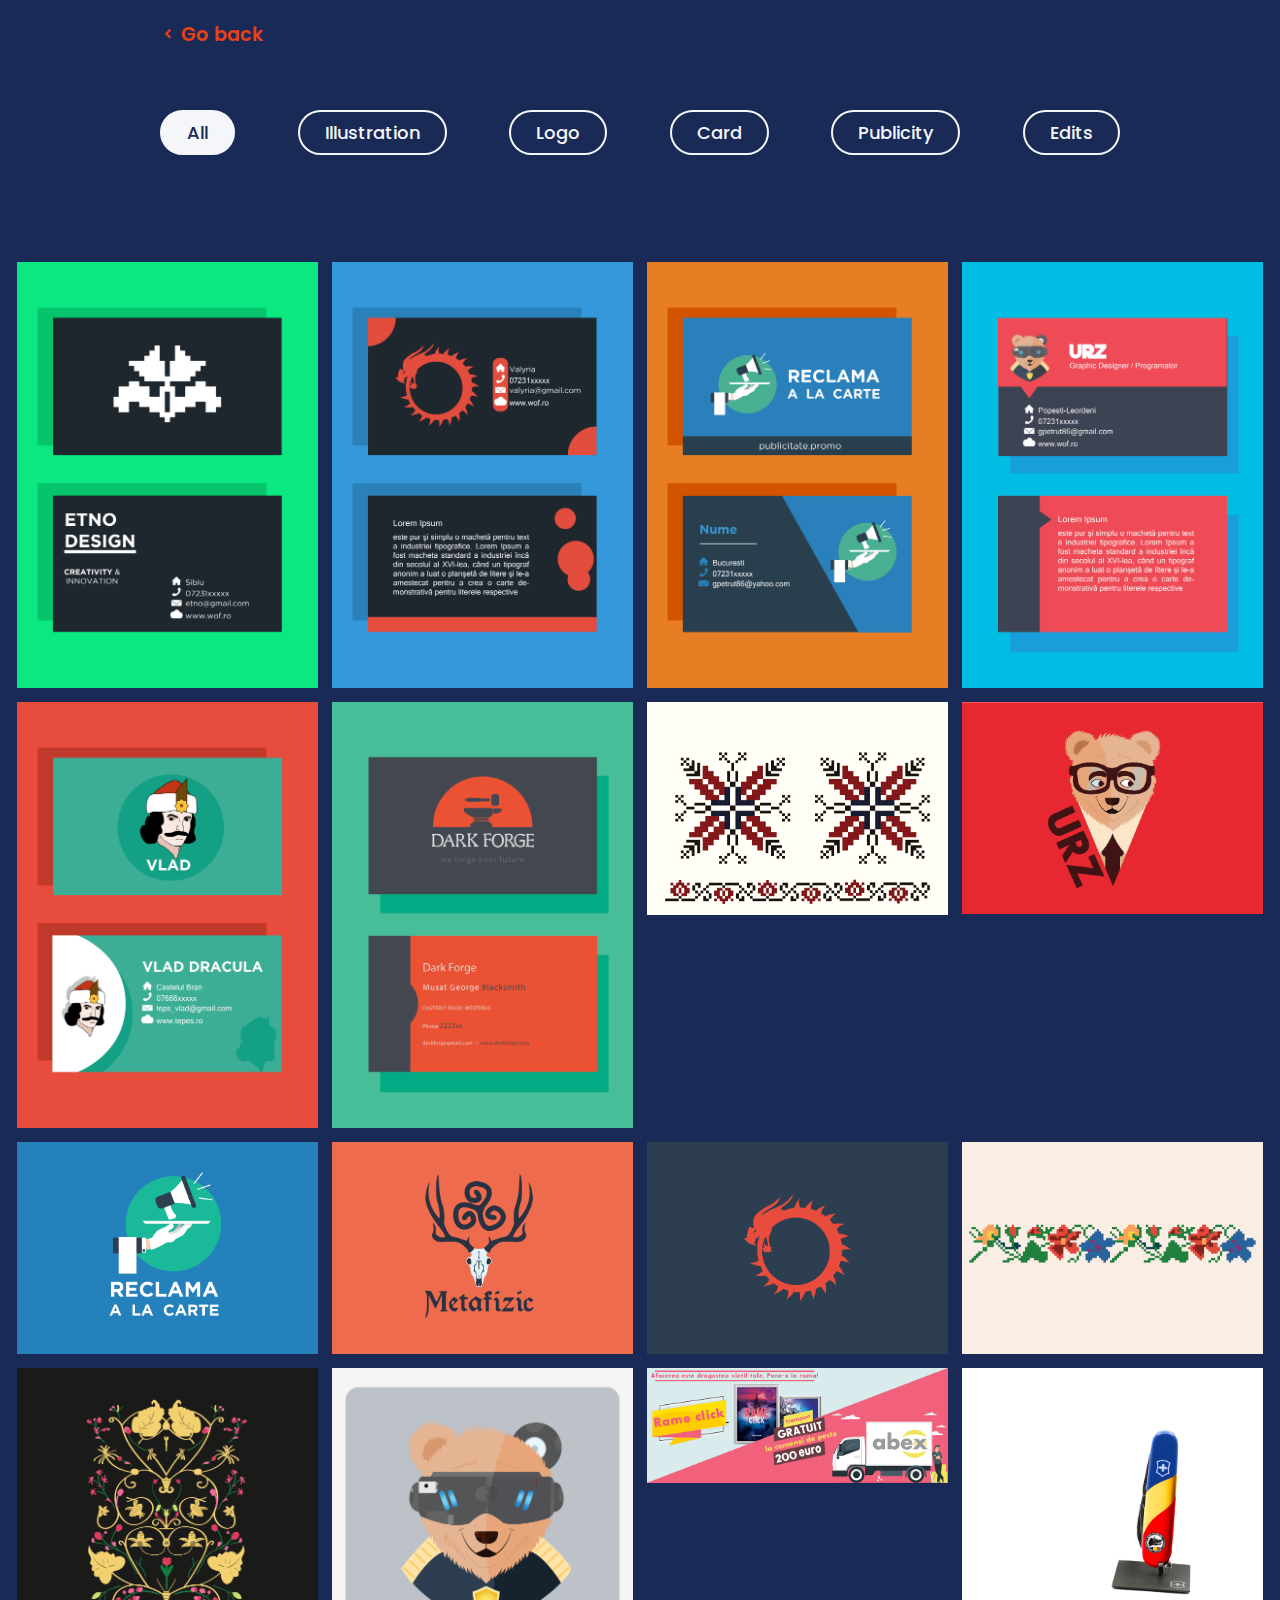
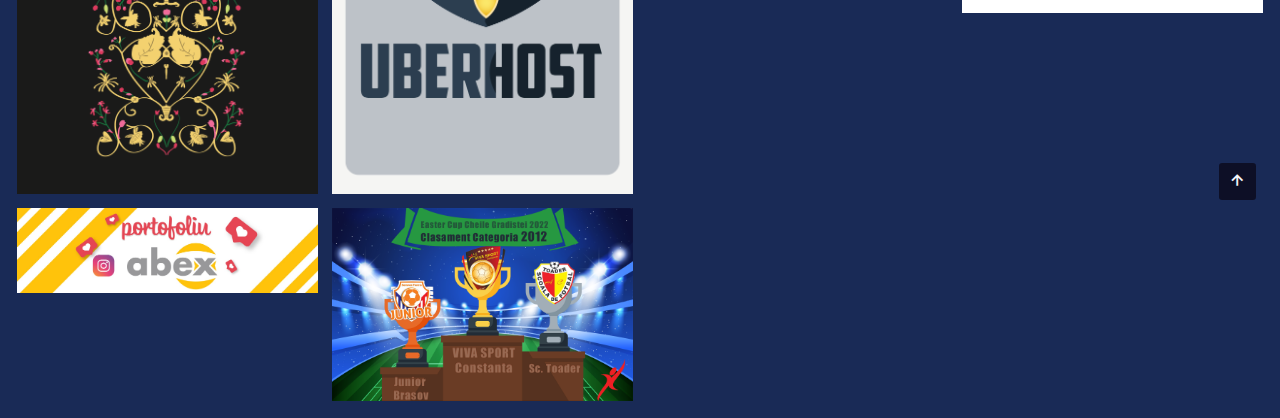
<file: gallery/index.html>
<!DOCTYPE html>
<html lang="en">

<head>
    <meta charset="UTF-8">
    <meta http-equiv="X-UA-Compatible" content="IE=edge">
    <meta name="viewport" content="width=device-width, initial-scale=1.0">
    <link rel="stylesheet" href="../css/style.css">
    <link rel="stylesheet" href="../css/gallery.css">
    <link href='../css/boxicons-2.1.2/css/boxicons.min.css'' rel=' stylesheet'>
    <title>Gallery</title>
</head>

<body>

    <!--Scroll Top-->
    <a href="#portofolio" class="scroll-top">
        <i class='bx bx-up-arrow-alt'></i>
    </a>
    <header>
        <!--Nav-->
        <div class="nav container">
            <!--Logo-->
            <a href="/" class="logo"><i class='bx bxs-chevron-left'></i> Go back</a>


        </div>
    </header>


    <div class="wrapper">
        <nav>
            <div class="items">
                <span class="item active" data-name="all">All</span>
                <span class="item" data-name="illustration">Illustration</span>
                <span class="item" data-name="logo">Logo</span>
                <span class="item" data-name="card">Card</span>
                <span class="item" data-name="publicity">Publicity</span>
                <span class="item" data-name="edits">Edits</span>

            </div>
        </nav>
    </div>

    <!--Filter images-->
    <div class="gallery">

        <div class="image" data-name="card"><span><img src="../img/gallery/BussinessCard1.jpg" alt=""></span></div>
        <div class="image" data-name="card"><span><img src="../img/gallery/BussinessCard2.jpg" alt=""></span></div>
        <div class="image" data-name="card"><span><img src="../img/gallery/BussinessCard3.jpg" alt=""></span></div>
        <div class="image" data-name="card"><span><img src="../img/gallery/BussinessCard4.jpg" alt=""></span></div>
        <div class="image" data-name="card"><span><img src="../img/gallery/BussinessCard5.jpg" alt=""></span></div>
        <div class="image" data-name="card"><span><img src="../img/gallery/BussinessCard6.jpg" alt=""></span></div>
        <div class="image" data-name="illustration"><span><img src="../img/gallery/DOBROGEA.png" alt=""></span></div>
        <div class="image" data-name="logo"><span><img src="../img/gallery/Logo.png" alt=""></span></div>
        <div class="image" data-name="logo"><span><img src="../img/gallery/megafon3.png" alt=""></span></div>
        <div class="image" data-name="logo"><span><img src="../img/gallery/metafizic.png" alt=""></span></div>
        <div class="image" data-name="logo"><span><img src="../img/gallery/OrdinulDragonului1.png" alt=""></span></div>
        <div class="image" data-name="illustration"><span><img src="../img/gallery/popular1.png" alt=""></span></div>
        <div class="image" data-name="illustration"><span><img src="../img/gallery/Popular2.png" alt=""></span></div>
        <div class="image" data-name="publicity"><span><img src="../img/gallery/ursIT2.1.png" alt=""></span></div>
        <div class="image" data-name="publicity"><span><img src="../img/gallery/abexBanner.png" alt=""></span></div>
        <div class="image" data-name="edits"><span><img src="../img/gallery/briceagEdcLogoComplet.png" alt=""></span>
        </div>
        <div class="image" data-name="publicity"><span><img src="../img/gallery/abexInsta.jpeg" alt=""></span></div>
        <div class="image" data-name="publicity"><span><img src="../img/gallery/Categoria2012.png" alt=""></span></div>





    </div>

    <!--fullscreen image preview box -->
    <!-- <div class="preview-box">
        <div class="details">
            <span class="title">Image Category: <p>Not defined</p></span>
            <span class="icon"><i class='bx bxs-x-circle'></i></span>
        </div>
        <div class="image-box">
            <img src="/img/gallery/BussinessCard1.jpg" alt="">
        </div>
    </div> -->

    <script src="../js/gallery.js"></script>
</body>

</html>
</file>
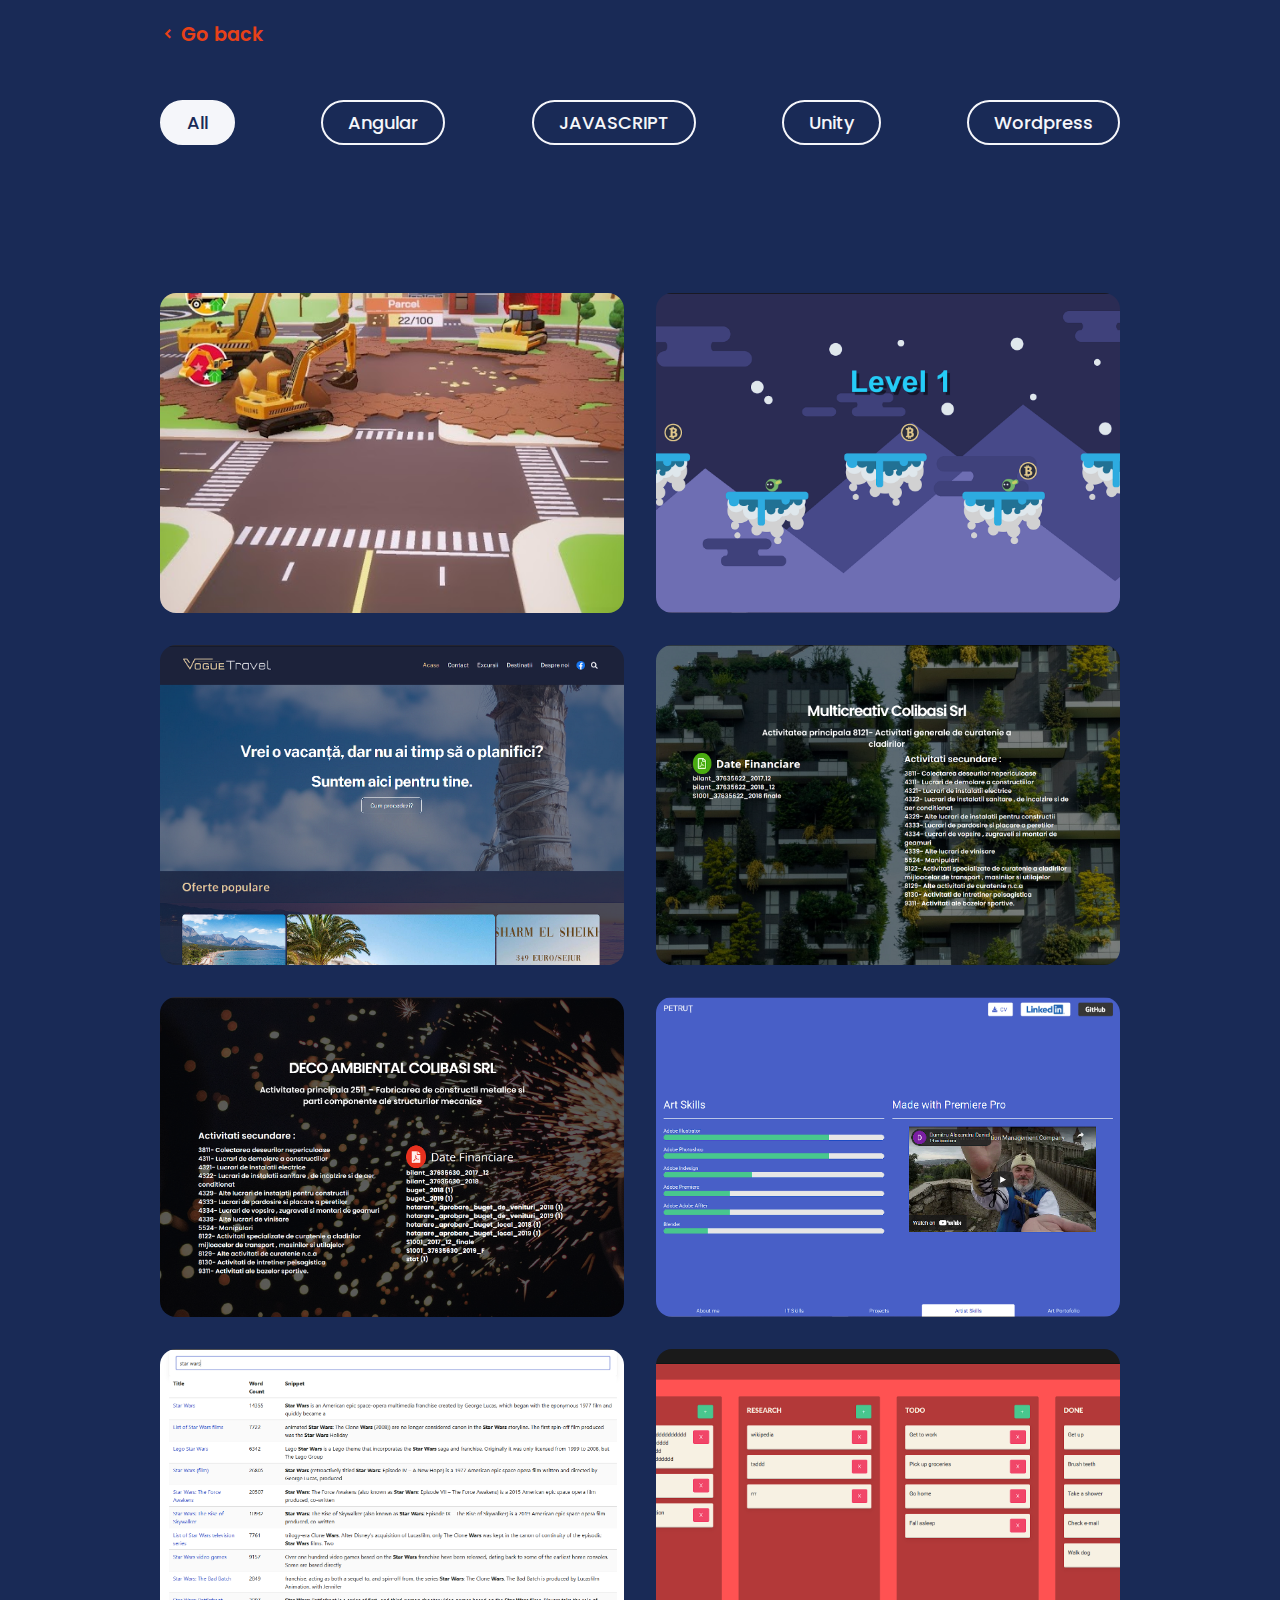
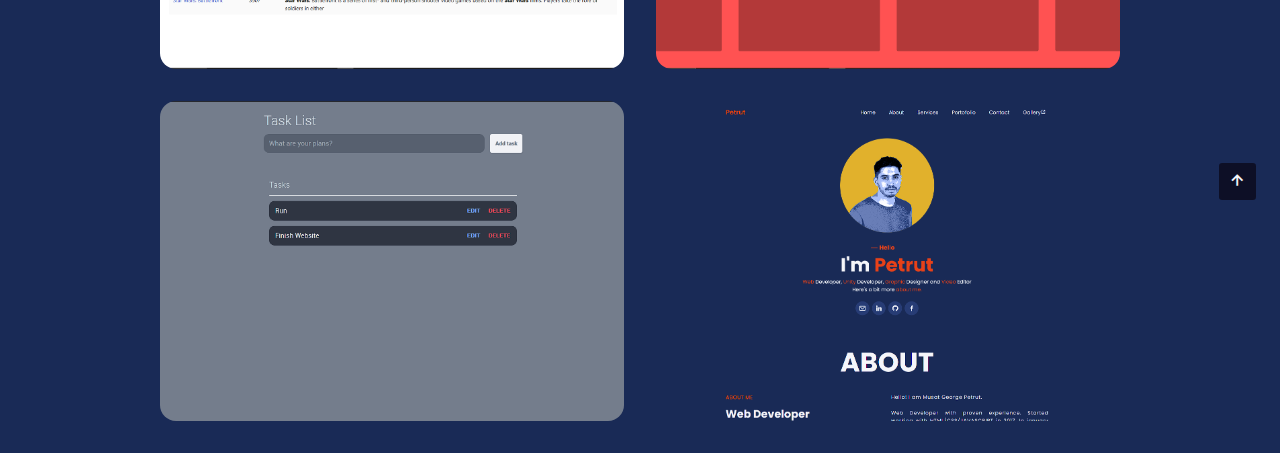
<file: portofolio/index.html>
<!DOCTYPE html>
<html lang="en">

<head>
    <meta charset="UTF-8">
    <meta http-equiv="X-UA-Compatible" content="IE=edge">
    <meta name="viewport" content="width=device-width, initial-scale=1.0">
    <title>Portofolio</title>
    <link rel="stylesheet" href="../css/style.css"">
    <link rel=" stylesheet" href="../css/portofolio.css">
    <link rel="stylesheet" href="../css/boxicons-2.1.2/css/boxicons.min.css">
</head>

<body>

    <!--Scroll Top-->
    <a href="#portofolio" class="scroll-top">
        <i class='bx bx-up-arrow-alt'></i>
    </a>
    <header>
        <!--Nav-->
        <div class="nav container">
            <!--Logo-->
            <a href="/" class="logo"><i class='bx bxs-chevron-left'></i> Go back</a>


        </div>
    </header>


    <div class="wrapper">
        <nav>
            <div class="items">
                <span class="item active" data-name="all">All</span>
                <span class="item" data-name="angular">Angular</span>
                <span class="item" data-name="javascript">JAVASCRIPT</span>
                <span class="item" data-name="unity">Unity</span>
                <span class="item" data-name="wordpress">Wordpress</span>

            </div>
        </nav>
    </div>

    <section class="portofolio container " id="portofolio">

        <!--Portofolio Content-->

        <div class="portofolio-content">


            <div class="portofolio-box " data-name="unity">
                <img src="../img/Portofolio/theMinersDream.jpg" alt="" class="portofolio-img">
                <!--Overlay-->
                <div class="portofolio-overlay">
                    <h2>Android Game</h2>
                    <h3>Made in Unity</h3>
                    <a href="https://play.google.com/store/apps/details?id=com.theminersdream.android&hl=en_US&gl=US">
                        <i class='bx bx-link-alt'></i>
                    </a>
                </div>
            </div>

            <div class="portofolio-box " data-name="javascript">
                <img src="../img/Portofolio/BitRunner.PNG" alt="" class="portofolio-img">
                <!--Overlay-->
                <div class="portofolio-overlay">
                    <h2>Browser Game</h2>
                    <h3>Made in HTML/CSS/JS</h3>
                    <div>
                        <a href="https://gpetrut86.github.io/BitRunner/">
                            <i class='bx bx-link-alt'></i>
                        </a>
                        <a href="https://github.com/gpetrut86/BitRunner"><i class='bx bxl-github'></i></a>

                    </div>
                </div>
            </div>




            <div class=" portofolio-box " data-name="wordpress">
                <img src="../img/Portofolio/Vogue.PNG" alt="" class="portofolio-img">
                <!--Overlay-->
                <div class="portofolio-overlay">
                    <h2>Website</h2>
                    <h3>Made in Wordpress</h3>
                    <a href="https://voguetravel.ro/">
                        <i class='bx bx-link-alt'></i>
                    </a>
                </div>
            </div>

            <div class="portofolio-box " data-name="wordpress">
                <img src="../img/Portofolio/Multicreativ.PNG" alt="" class="portofolio-img">
                <!--Overlay-->
                <div class="portofolio-overlay">
                    <h2>Website</h2>
                    <h3>Made in Wordpress</h3>
                    <a href="http://www.multicreativ.ro/" target="_blank">
                        <i class='bx bx-link-alt'></i>
                    </a>
                </div>
            </div>

            <div class="portofolio-box " data-name="wordpress">
                <img src="../img/Portofolio/DecoambientalWordpress.PNG" alt="" class="portofolio-img">
                <!--Overlay-->
                <div class="portofolio-overlay">
                    <h2>Website</h2>
                    <h3>Made in Wordpress</h3>
                    <a href="http://www.decoambiental.ro/">
                        <i class='bx bx-link-alt'></i>
                    </a>
                </div>
            </div>

            <div class="portofolio-box " data-name="angular">
                <img src="../img/Portofolio/AngularPortofolio.PNG" alt="" class="portofolio-img">
                <!--Overlay-->
                <div class="portofolio-overlay">
                    <h2>Website</h2>
                    <h3>Made in Angular</h3>
                    <div>
                        <a href="https://petrut-73247.web.app/" target="_blank">
                            <i class='bx bx-link-alt'></i>
                        </a>

                        <a href="https://github.com/gpetrut86/Portofolio"><i class='bx bxl-github'></i></a>
                    </div>

                </div>
            </div>

            <div class="portofolio-box " data-name="angular">
                <img src="../img/Portofolio/AngularWikipediaApp.PNG" alt="" class="portofolio-img">
                <!--Overlay-->
                <div class="portofolio-overlay">
                    <h2>Web app</h2>
                    <h3>Made in Angular</h3>
                    <div>
                        <a href="https://wiki-app-beta.vercel.app/" target="_blank">
                            <i class='bx bx-link-alt'></i>
                        </a>

                        <a href="https://github.com/gpetrut86/WikiApp"><i class='bx bxl-github'></i></a>
                    </div>
                </div>
            </div>


            <div class="portofolio-box " data-name="angular">
                <img src="../img/Portofolio/AngularToDoList.PNG" alt="" class="portofolio-img">
                <!--Overlay-->
                <div class="portofolio-overlay">
                    <h2>Web app</h2>
                    <h3>Made in Angular</h3>
                    <div>
                        <a href="https://drag-and-drop-sooty.vercel.app/" target="_blank">
                            <i class='bx bx-link-alt'></i>
                        </a>

                        <a href="https://github.com/gpetrut86/DragAndDrop"><i class='bx bxl-github'></i></a>
                    </div>
                </div>
            </div>
            <div class="portofolio-box " data-name="javascript">
                <img src="../img/Portofolio/javascriptTodoApp.PNG" alt="" class="portofolio-img">
                <!--Overlay-->
                <div class="portofolio-overlay">
                    <h2>Web app</h2>
                    <h3>Made with JAVASCRIPT</h3>
                    <div>
                        <a href="https://gpetrut86.github.io/SimpleTodo/" target="_blank">
                            <i class='bx bx-link-alt'></i>
                        </a>

                        <a href="https://github.com/gpetrut86/SimpleTodo"><i class='bx bxl-github'></i></a>
                    </div>
                </div>
            </div>

            <div class="portofolio-box " data-name="javascript">
                <img src="../img/Portofolio/javascriptPortofolio.PNG" alt="" class="portofolio-img">
                <!--Overlay-->
                <div class="portofolio-overlay">
                    <h2>Web app</h2>
                    <h3>Made with JAVASCRIPT</h3>
                    <div>
                        <a href="https://petrut.vercel.app/" target="_blank">
                            <i class='bx bx-link-alt'></i>
                        </a>

                        <a href="https://github.com/gpetrut86/petrut"><i class='bx bxl-github'></i></a>
                    </div>
                </div>
            </div>



        </div>
        </div>
    </section>



    <script src="../js/portofolio.js"></script>

    <!--Main Js Script -->
    <script src="../js/shere.js"></script>



</body>

</html>
</file>
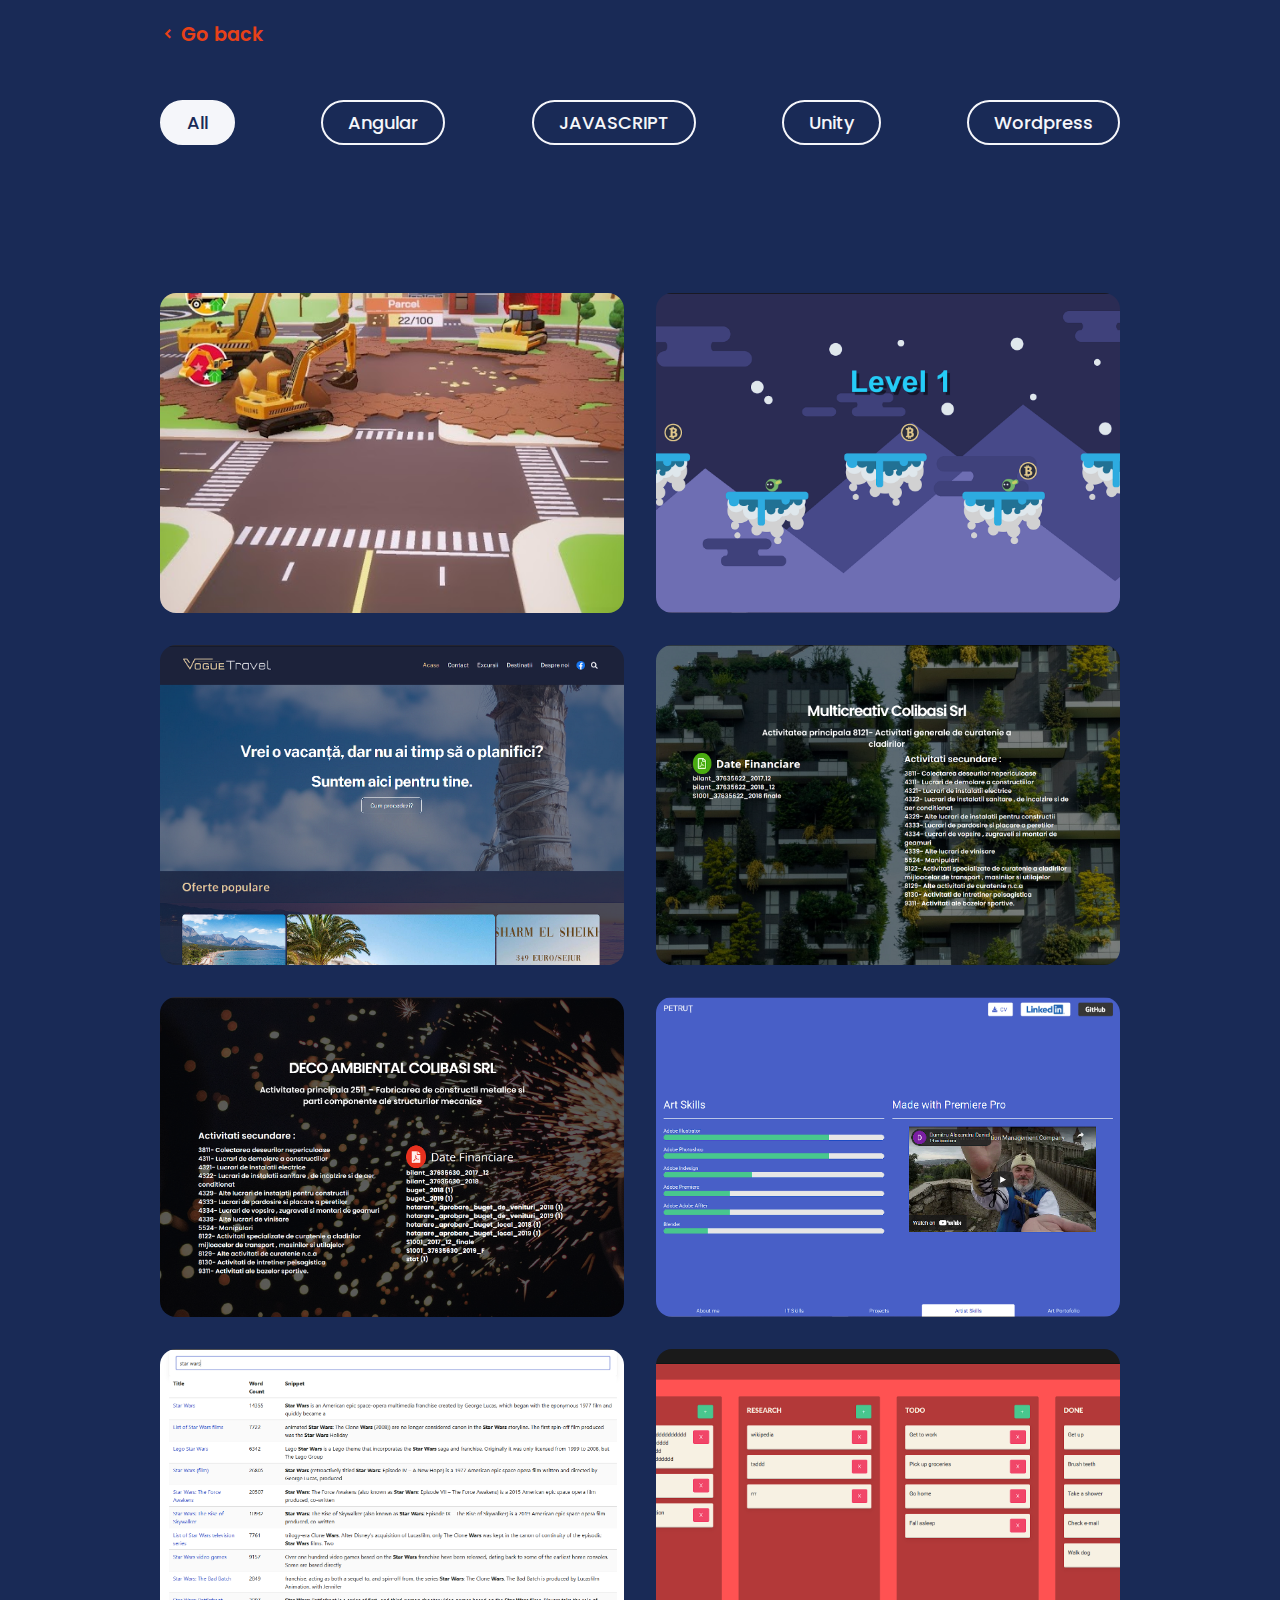
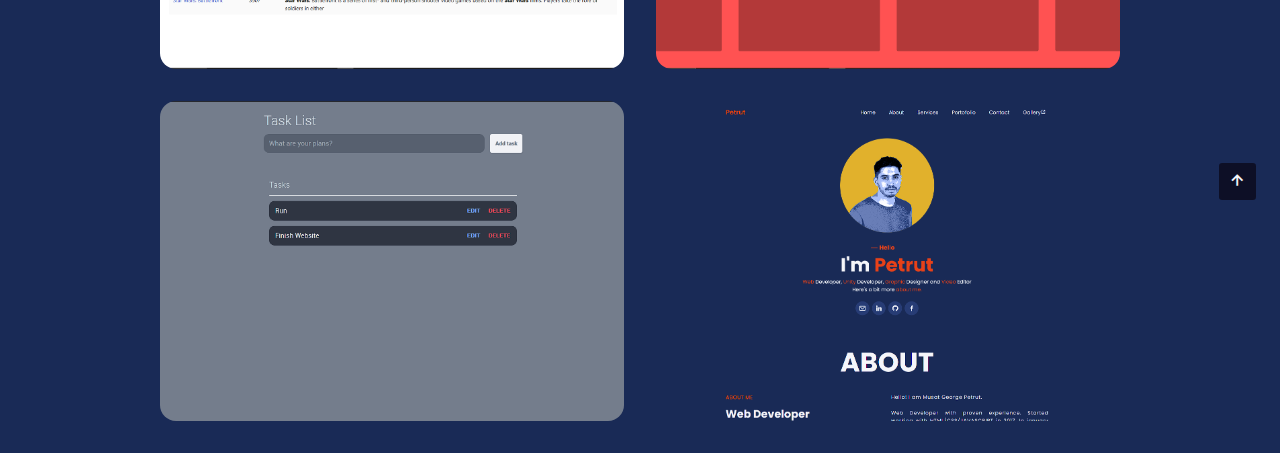
<file: portofolio.html>
<!DOCTYPE html>
<html lang="en">

<head>
    <meta charset="UTF-8">
    <meta http-equiv="X-UA-Compatible" content="IE=edge">
    <meta name="viewport" content="width=device-width, initial-scale=1.0">
    <title>Portofolio</title>
    <link rel="stylesheet" href="/css/style.css">
    <link rel="stylesheet" href="/css/portofolio.css">
    <link rel="stylesheet" href="/css/boxicons-2.1.2/css/boxicons.min.css">
</head>

<body>

    <!--Scroll Top-->
    <a href="#portofolio" class="scroll-top">
        <i class='bx bx-up-arrow-alt'></i>
    </a>
    <header>
        <!--Nav-->
        <div class="nav container">
            <!--Logo-->
            <a href="/" class="logo"><i class='bx bxs-chevron-left'></i> Go back</a>


        </div>
    </header>


    <div class="wrapper">
        <nav>
            <div class="items">
                <span class="item active" data-name="all">All</span>
                <span class="item" data-name="angular">Angular</span>
                <span class="item" data-name="javascript">JAVASCRIPT</span>
                <span class="item" data-name="unity">Unity</span>
                <span class="item" data-name="wordpress">Wordpress</span>

            </div>
        </nav>
    </div>

    <section class="portofolio container " id="portofolio">

        <!--Portofolio Content-->

        <div class="portofolio-content">


            <div class="portofolio-box " data-name="unity">
                <img src="img/Portofolio/theMinersDream.jpg" alt="" class="portofolio-img">
                <!--Overlay-->
                <div class="portofolio-overlay">
                    <h2>Android Game</h2>
                    <h3>Made in Unity</h3>
                    <a href="https://play.google.com/store/apps/details?id=com.theminersdream.android&hl=en_US&gl=US">
                        <i class='bx bx-link-alt'></i>
                    </a>
                </div>
            </div>

            <div class="portofolio-box " data-name="javascript">
                <img src="img/Portofolio/BitRunner.PNG" alt="" class="portofolio-img">
                <!--Overlay-->
                <div class="portofolio-overlay">
                    <h2>Browser Game</h2>
                    <h3>Made in HTML/CSS/JS</h3>
                    <div>
                        <a href="https://gpetrut86.github.io/BitRunner/">
                            <i class='bx bx-link-alt'></i>
                        </a>
                        <a href="https://github.com/gpetrut86/BitRunner"><i class='bx bxl-github'></i></a>

                    </div>
                </div>
            </div>




            <div class=" portofolio-box " data-name="wordpress">
                <img src="img/Portofolio/Vogue.PNG" alt="" class="portofolio-img">
                <!--Overlay-->
                <div class="portofolio-overlay">
                    <h2>Website</h2>
                    <h3>Made in Wordpress</h3>
                    <a href="https://voguetravel.ro/">
                        <i class='bx bx-link-alt'></i>
                    </a>
                </div>
            </div>

            <div class="portofolio-box " data-name="wordpress">
                <img src="img/Portofolio/Multicreativ.PNG" alt="" class="portofolio-img">
                <!--Overlay-->
                <div class="portofolio-overlay">
                    <h2>Website</h2>
                    <h3>Made in Wordpress</h3>
                    <a href="http://www.multicreativ.ro/" target="_blank">
                        <i class='bx bx-link-alt'></i>
                    </a>
                </div>
            </div>

            <div class="portofolio-box " data-name="wordpress">
                <img src="img/Portofolio/DecoambientalWordpress.PNG" alt="" class="portofolio-img">
                <!--Overlay-->
                <div class="portofolio-overlay">
                    <h2>Website</h2>
                    <h3>Made in Wordpress</h3>
                    <a href="http://www.decoambiental.ro/">
                        <i class='bx bx-link-alt'></i>
                    </a>
                </div>
            </div>

            <div class="portofolio-box " data-name="angular">
                <img src="img/Portofolio/AngularPortofolio.PNG" alt="" class="portofolio-img">
                <!--Overlay-->
                <div class="portofolio-overlay">
                    <h2>Website</h2>
                    <h3>Made in Angular</h3>
                    <div>
                        <a href="https://petrut-73247.web.app/" target="_blank">
                            <i class='bx bx-link-alt'></i>
                        </a>

                        <a href="https://github.com/gpetrut86/Portofolio"><i class='bx bxl-github'></i></a>
                    </div>

                </div>
            </div>

            <div class="portofolio-box " data-name="angular">
                <img src="img/Portofolio/AngularWikipediaApp.PNG" alt="" class="portofolio-img">
                <!--Overlay-->
                <div class="portofolio-overlay">
                    <h2>Web app</h2>
                    <h3>Made in Angular</h3>
                    <div>
                        <a href="https://wiki-app-beta.vercel.app/" target="_blank">
                            <i class='bx bx-link-alt'></i>
                        </a>

                        <a href="https://github.com/gpetrut86/WikiApp"><i class='bx bxl-github'></i></a>
                    </div>
                </div>
            </div>


            <div class="portofolio-box " data-name="angular">
                <img src="img/Portofolio/AngularToDoList.PNG" alt="" class="portofolio-img">
                <!--Overlay-->
                <div class="portofolio-overlay">
                    <h2>Web app</h2>
                    <h3>Made in Angular</h3>
                    <div>
                        <a href="https://drag-and-drop-sooty.vercel.app/" target="_blank">
                            <i class='bx bx-link-alt'></i>
                        </a>

                        <a href="https://github.com/gpetrut86/DragAndDrop"><i class='bx bxl-github'></i></a>
                    </div>
                </div>
            </div>
            <div class="portofolio-box " data-name="javascript">
                <img src="img/Portofolio/javascriptTodoApp.PNG" alt="" class="portofolio-img">
                <!--Overlay-->
                <div class="portofolio-overlay">
                    <h2>Web app</h2>
                    <h3>Made with JAVASCRIPT</h3>
                    <div>
                        <a href="https://gpetrut86.github.io/SimpleTodo/" target="_blank">
                            <i class='bx bx-link-alt'></i>
                        </a>

                        <a href="https://github.com/gpetrut86/SimpleTodo"><i class='bx bxl-github'></i></a>
                    </div>
                </div>
            </div>

            <div class="portofolio-box " data-name="javascript">
                <img src="img/Portofolio/javascriptPortofolio.PNG" alt="" class="portofolio-img">
                <!--Overlay-->
                <div class="portofolio-overlay">
                    <h2>Web app</h2>
                    <h3>Made with JAVASCRIPT</h3>
                    <div>
                        <a href="https://petrut.vercel.app/" target="_blank">
                            <i class='bx bx-link-alt'></i>
                        </a>

                        <a href="https://github.com/gpetrut86/petrut"><i class='bx bxl-github'></i></a>
                    </div>
                </div>
            </div>



        </div>
        </div>
    </section>



    <script src="js/portofolio.js"></script>

    <!--Main Js Script -->
    <script src="js/shere.js"></script>



</body>

</html>
</file>
<file: css/style.css>
@import url('https://fonts.googleapis.com/css2?family=Poppins:wght@400;500;600;700&display=swap');

*{
    font-family: 'Poppins', sans-serif;
    margin: 0;
    padding: 0;
    box-sizing: border-box;
    scroll-behavior: smooth;
    scroll-padding-top: 2rem;
}

:root {
    --main-color: #e84118;
    --main-color-darker: #c23616;
    --body-color: #192a56;
    --container-color: #273c75;
    --header-color: #2f3640;
    --box-color: #0d0f26;
    --bg-color: #f5f6fa;
}


body {
    color: var(--bg-color);
    background: var(--body-color);
}

html::-webkit-scrollbar{
    width: 0.5rem;
    background: transparent;
}
html::-webkit-scrollbar-thumb{

    background: var(--container-color);
}

img{
    width: 100%;
}

section{
    padding: 3rem 0 2rem;
}

a{
    text-decoration: none;
}

li{
    list-style: none;
}

.container{
    max-width: 960px;
    margin:auto;
    width: 100%;
}

/*Header*/
header{
    position: fixed;
    top: 0;
    left: 0;
    width:100%;
    z-index: 100;
    background: var(--body-color);
    transition: 0.3s ease;

}

.header-active{
transition: 0.3s all linear;
background: var(--container-color);
}

.header-active .nav-link:hover{
    background: var(--body-color);
    transition: 0.3s all linear;
}

.nav{
    display: flex;
    align-items: center;
    justify-content: space-between;
    padding: 20px 0;
    
}

.logo{
    font-size: 1.2rem;
    font-weight: 600;
    color: var(--main-color);
}
.logo .bx{
    font-size: 1rem;
}

.navbar{
    display: flex;
    align-items: center;
    column-gap: 1.5rem;
}

.nav-link{
    font-size: 0.94rem;
    padding:4px 8px;
    border-radius: 0.2rem;
    color: var(--bg-color);
}

.nav-link:hover{
    color: var(--main-color);
    background: var(--container-color);
    transition: 0.3s all linear;
}

/* Menu Icon */
.menu-icon{
    display: none;
    flex-direction:column;
    align-items: center;
    justify-content: center;
    row-gap: 5px;
    cursor: pointer;
    z-index: 200;
    transition: 0.3s;
}

.menu-icon div{
    display: block;
    background: var(--bg-color);
    height: 2px;
    width: 24px;
    transition: 0.3s;
}

.move .line1{
    transform: rotate(-45deg) translate(-5px,5px);
}

.move .line2{
    opacity: 0;

}
.move .line3{
    transform: rotate(45deg) translate(-5px,-5px);
}

/* Home */

.home{
    min-height:600px;
    display: flex;
    align-items: center;
    justify-content: center;
    padding-top:7rem;
}

.home-content{
    position: relative;
    max-width: 600px;
    width: 100%;
    margin: auto;
    display: flex;
    flex-direction: column;
    align-items: center;
    justify-content: center;
}

.home-img{
    max-width: 280px;
    max-height: 280px;
    border-radius: 50%;
    background: #e1b12c;
    overflow: hidden;
    margin-bottom: 2rem;
}

.home-img{
    max-width: 280px;
    max-height: 280px;
    object-fit: cover;
    object-position: center;
}

.home-text{
    display: flex;
    flex-direction: column;
    align-items: center;
    justify-content: center;
    text-align: center;
}

.home-text h3{
    position: relative;
    display:flex;
    align-items: center;
    column-gap: 01.5rem;
    font-size: 1.1rem;
    color: var(--main-color);
}

.home-text h3::before{
    content: '';
    position: absolute;
    top: 50%;
    transform: translate(-50%);
    left:-15px;
    width:20px;
    height: 2px;
    background: var(--main-color);
}

.home-text h2 {
    font-size: 3.5rem;
    line-height: 4.8rem;
}

.home-text p{
    font-size: 0.938rem;
    margin-bottom: 1.5rem;
}

.color{
    color: var(--main-color);
}

.social{
    display: flex;
    align-items: center;
    column-gap: 0.5rem;
}

.social .bx{
    font-size: 1.3rem;
    padding:10px;
    border-radius: 50%;
    color: var(--bg-color);
    background: var(--container-color);
}

.social .bx:hover{
    background: var(--main-color);
    transition: 0.3s all linear;
}

/*Heading */

.heading {
    font-size: 5rem;
    text-transform: uppercase;
    color: var(--heading-color);
    text-align: center;
    margin-bottom: 2rem;
}

.about-content {
    display: grid;
    grid-template-columns: repeat(2,1fr);
    gap:1.5rem;
}

.about-content span {
    font-size:1rem;
    font-weight: 500;
    text-transform: uppercase;
    color: var(--main-color);
}

.about-data h2 {
    font-size:2rem;
    line-height:2.6rem;
    font-weight: 700;
    margin: 1rem 0;
}

.btn{
    font-size: 0.97rem;
    display: inline-flex;
    align-items: center;
    column-gap: 0.5rem;
    color: var(--bg-color);
    background-color: var(--main-color);
    padding: 12px 16px;
    border-radius:0.4rem;
    margin-top: 1rem;
}

.btn .bx{
    font-size: 1.2rem;
}

.btn:hover{
    background: var(--main-color-darker);
    transition: 0.3s all linear;
}

.btn-white{
    font-size: 0.97rem;
    display: inline-flex;
    align-items: center;
    column-gap: 0.5rem;
    color:var(--main-color);
    background: var(--bg-color);
    padding: 12px 16px;
    border-radius:0.4rem;
    margin-top: 1rem;
}

.about-text p{
    font-size:0.938rem;
    letter-spacing:1px;
    text-align: justify;
    margin-bottom:1.5rem;
}

.services-content{
    display:grid;
    grid-template-columns: repeat(4,1fr);
    gap: 2rem;
}

.services-box{
    display: flex;
    flex-direction: column;
    align-items: center;
    text-align: center;
    padding: 15px;
    background: var(--container-color);
    border-radius: 0.4rem;
    transition: 0.5s all cubic-bezier(0.075, 0.82, 0.165, 1);

}

.services-box:hover{
    transform: scale(1.05);
    transition: 0.5s all cubic-bezier(0.075, 0.82, 0.165, 1);
}

.services-box .bx{
    font-size: 1.4rem;
    color: var(--main-color);
    padding: 10px;
    border-radius: 5rem;
    border: 2px dashed var(--bg-color);
}

.services-box h2{
    font-size: 1.1rem;
    font-weight: 500;
    margin: 0.5rem 0;
    color: var(--main-color);
}

.services-box p{
    font-size: 0.9rem;
}

/*Portofolio*/
.portofolio-content{
    display: grid;
    grid-template-columns: repeat(2,1fr);
    gap: 2rem;
}

.portofolio-box{
    position: relative;
    width: 100%;
    height: 320px;
    border-radius: 1rem;
    overflow: hidden;
    transition: 0.1s all ease 0s;
}

.portofolio-img{
    width: 100%;
    height: 100%;
    object-fit: cover;
    object-position: center;
}

.portofolio-overlay{
    position: absolute;
    top: 100%;
    left: 0;
    width: 100%;
    height: 100%;
    display: flex;
    flex-direction: column;
    align-items: center ;
    justify-content: center;
    background: #192a56e3;
    border: 4px dashed var(--bg-color);
    border-radius: 1rem;
    transition: 0.3s all ease 0s;
}



.portofolio-overlay h2{
    font-size: 1.8rem;
    font-weight: 600;
    margin-bottom:10px;
    color: var(--bg-color);
    
}

.portofolio-overlay h3{
    font-size: 1.6rem;
    font-weight: 600;
    margin-bottom:10px;
    color: var(--bg-color);
    
}

.portofolio-overlay .bx{
    font-size: 24px;
    padding:10px;
    background: var(--main-color);
    color: var(--bg-color);
    border-radius: 4px;
}

.bx:hover{
    background: var(--main-color-darker);
    transition: 0.3s all linear;
}



.portofolio-box:hover .portofolio-overlay, .portofolio-box:active{
   
    top: 0;
    transition: 0.3s all ease 0s;
    
}



.see-all{
    display: flex;
    width: 100%;
    justify-content: center;
    padding: 1rem 0;
}

/* Contact Form */
.contact-form{
    max-width: 600px;
    margin: auto;
    width: 100%;
    display: grid;
    row-gap: 1rem;
}

.contact-form input, .contact-form textarea{
    border: none;
    outline: none;
    font-size: 0.9rem;
    padding: 15px;
    color: var(--bg-color);
    background: var(--box-color);
    border-radius: 0.4rem;
    resize: none;
}

.contact-form .send-btn{
    width: 120px;
    font-size: 1rem;
    letter-spacing: 1px;
    font-weight: 500;
    text-transform: uppercase;
    padding: 12px;
    background: var(--main-color);
    cursor: pointer;
}

.contact-form .send-btn:hover{
    background: var(--main-color-darker);
    transition: 0.3s all linear;
}

/*Footer*/
.footer{
    display:flex;
    align-items: center;
    flex-direction: column;
    row-gap:1.4rem;
    padding: 30px 0;
}

.footer p{
    font-size: 0.9rem;
}

.scroll-top{
    position: fixed;
  bottom: -100%;
    right: 1.5rem;
    transition: 0.3s;
}

.scroll-top .bx{
    padding: 8px;
    font-size: 1.3rem;
    color: var(--bg-color);
    background: var(--box-color);
    border-radius: 00.2rem;
}

.scroll-top .bx:hover{
    background: var(--main-color);
    transition: 0.3s;
}

.scroll-active{
    bottom: 2rem;
    transition: 0.3s;
}

/* Responsive */
@media(max-width:990px){
    .container{
        margin: 0 auto;
        width: 90%;
    }
    .portofolio-overlay{     
        flex-direction: column;
        align-items: center ;
        justify-content: center;
    }
    
}

@media (max-width:892px){
    section{
        padding:2rem 0;
    }
    .nav{
        padding: 12px 0;
    }
    .heading{
        font-size:4rem;
    }
    .portofolio-box{
        height: 257px;
    }
    .portofolio-overlay{     
        flex-direction: column;
        align-items: center ;
        justify-content: center;
    }

  
}

    @media (max-width:756px) {
        .nav{
            padding: 10px 0;
        }
        .logo{
            font-weight: 1.1rem;
        }

        .portofolio-overlay h2{
            font-size: 1.4rem;
            font-weight: 500;
            margin-bottom:5px;
        
            
        }
        
        .portofolio-overlay h3{
            font-size: 1.2rem;
            font-weight: 500;
            margin-bottom:5px;
    
            
        }

        .portofolio-box{
            height: 245px;
        }
        .home{
            min-height: 500px;
            padding-top:6rem;
        }

        .home-text h3{
            font-size: 1rem;
        }

        .home-text h2{
            font-size: 3rem;
            line-height: 3rem;
        }
        .home-text p{
            font-size:0.825rem;
            margin-bottom:1.5rem;
        }
        .services-content{
            grid-template-columns: repeat(2,1fr);
        }

        .menu-icon{
            display: flex;
        }
        .navbar{
            position: absolute;
            top: 0;
            right: -100%;
            width: 300px;
            height: 100vh;
            background: var(--box-color);
            display: flex;
            flex-direction: column;
            align-items: center;
            padding: 50px 20px;
            transition: 0.5s all cubic-bezier(0.075, 0.82, 0.165, 1);
        }

        .open-menu{
            right: 0;
            transition: 0.5s all cubic-bezier(0.075, 0.82, 0.165, 1);
        }
        .nav-link{
            display: block;
            margin: 1rem 0;
        }
    }

    @media (max-width:630px) {
        .about-content{
            grid-template-columns: 1fr;
        }

        .portofolio-content{
            grid-template-columns: 1fr;
      
        }

        .services-content{
            grid-template-columns: 1fr;
        }

        .about-data span{
            font-size: 0.9rem;
        }

        .about-data h2{
            font-size:1.7rem;
            line-height:2.3rem;
            font-weight:600;
            margin: 0.8rem 0;
        }
    }

    @media (max-width:450px) {

        .home{
            min-height:485px;
            padding-top: 5rem;
        }
       .home-text h2{
           font-size: 2.1rem;
           line-height:3.2rem;
       }
       .heading {
        font-size: 3rem;
      }

      .contact-form input, .contact-form textarea {
        
        width: 100%;
      }
    }

    

    @media (max-width: 325px){
        .navbar{
            width: 100%;
        }
    }
</file>
<file: css/gallery.css>
@import url('https://fonts.googleapis.com/css2?family=Poppins:wght@400;500;600;700&display=swap');

*{
    font-family: 'Poppins', sans-serif;
    margin: 0;
    padding: 0;
    box-sizing: border-box;
    scroll-behavior: smooth;
    scroll-padding-top: 2rem;
}

:root {
    --main-color: #e84118;
    --main-color-darker: #c23616;
    --body-color: #192a56;
    --container-color: #273c75;
    --header-color: #2f3640;
    --box-color: #0d0f26;
    --bg-color: #f5f6fa;
}

body{
    padding: 10px;
}


.wrapper{
 
    margin: 100px auto;
    max-width: 960px;
}

.wrapper nav{
    display: flex;
    justify-content: center;
}

nav .items{
    display: flex;
 
    width: 100%;
    justify-content: space-between;
}

nav .items .item{
    padding: 7px 25px;
    font-size: 18px;
    font-weight: 500;
    color: var(--bg-color);
    border: 2px solid var(--bg-color);
    border-radius: 50px;
    cursor: pointer;
    transition: all 0.3s ease;

}


nav .items .active,
nav .items .item:hover{
    color:var(--body-color);
    background-color:var(--bg-color);
    transition: all 0.3s ease;

}

.gallery{
    display: flex;
    flex-wrap: wrap;
    margin-top: 30px;
}

.gallery .image{
    padding: 7px;
    width: calc(100% / 4);
    
}

.preview-box{
    position: fixed;
    top: 50%;
    left: 50%;
    transform: translate(-50%, -50%);
    background:var(--bg-color);
    max-width: 700px;
    width: 100%;
    border-radius: 3px;
    padding: 0 5px 5px 5px;
    box-shadow: 0px 0px 15px rgba(0, 0, 0, 0.2);
}

.preview-box .details{
    display: flex;
align-items: center;
    padding: 13px 15px 13px 10px;
    justify-content: space-between;
    color: var(--box-color)
}

.preview-box .image-box{
    position: fixed;
    width: 100%;
}

.image-box img{
    width: 100%;
    border-radius: 0 0 3px 3px;
}

.icon .bx{
    color: var(--box-color);
}

.icon .bx:hover{
    background-color: var(--bg-color);
    color: var(--main-color);
    cursor: pointer;
}

.show{
    animation: animate 0.4s ease;
}

@keyframes animate{
    0%{
        transform: scale(0.5);
    }
    100%{
        transform: scale(1);
    }
}

.gallery .image .span{
    display: flex;
    width: 100%;
    overflow: hidden;
}

.gallery .image img{
    width: 100%;
    vertical-align: middle;
    transition: all 0.3s ease;
    
}

.hide{
    display: none;
}
.show{
    display: block;
}

.gallery .image:hover img{
    transition: all 0.3s ease;
    transform: scale(1.1);
}

@media(max-width: 1000px){
    .gallery .image{
        width: calc(100% / 3);
    }
}


@media(max-width: 800px){
    .gallery .image{
        width: calc(100% / 2);
    }
}

@media(max-width:700px){
    nav .items{
        max-width: 600px;
    }

    nav .items .item {
        padding:7px 15px;
    }
}

@media(max-width:700px){
    nav .items{
       flex-wrap: wrap;
       justify-content: center;
    }

    nav .items .item {
     margin: 5px;
    }

    .gallery .image{
        width:100%;
    }
}
</file>
<file: css/portofolio.css>
.wrapper{
 
    margin: 100px auto;
    max-width: 960px;
}

.wrapper nav{
    display: flex;
    justify-content: center;
}

nav .items{
    display: flex;
 
    width: 100%;
    justify-content: space-between;
}

nav .items .item{
    padding: 7px 25px;
    font-size: 18px;
    font-weight: 500;
    color: var(--bg-color);
    border: 2px solid var(--bg-color);
    border-radius: 50px;
    cursor: pointer;
    transition: all 0.3s ease;

}


nav .items .active,
nav .items .item:hover{
    color:var(--body-color);
    background-color:var(--bg-color);
    transition: all 0.3s ease;

}


.hide{
    display: none;
}
.show{
    display: block;
}

.show{
    animation: animate 0.4s ease;
}
@keyframes animate{
    0%{
        transform: scale(0.5);
    }
    100%{
        transform: scale(1);
    }
}

















@media(max-width:700px){
    nav .items{
        max-width: 600px;
    }

    nav .items .item {
        padding:7px 15px;
    }
}

@media(max-width:700px){
    nav .items{
       flex-wrap: wrap;
       justify-content: center;
    }

    nav .items .item {
     margin: 5px;
    }

}
</file>
